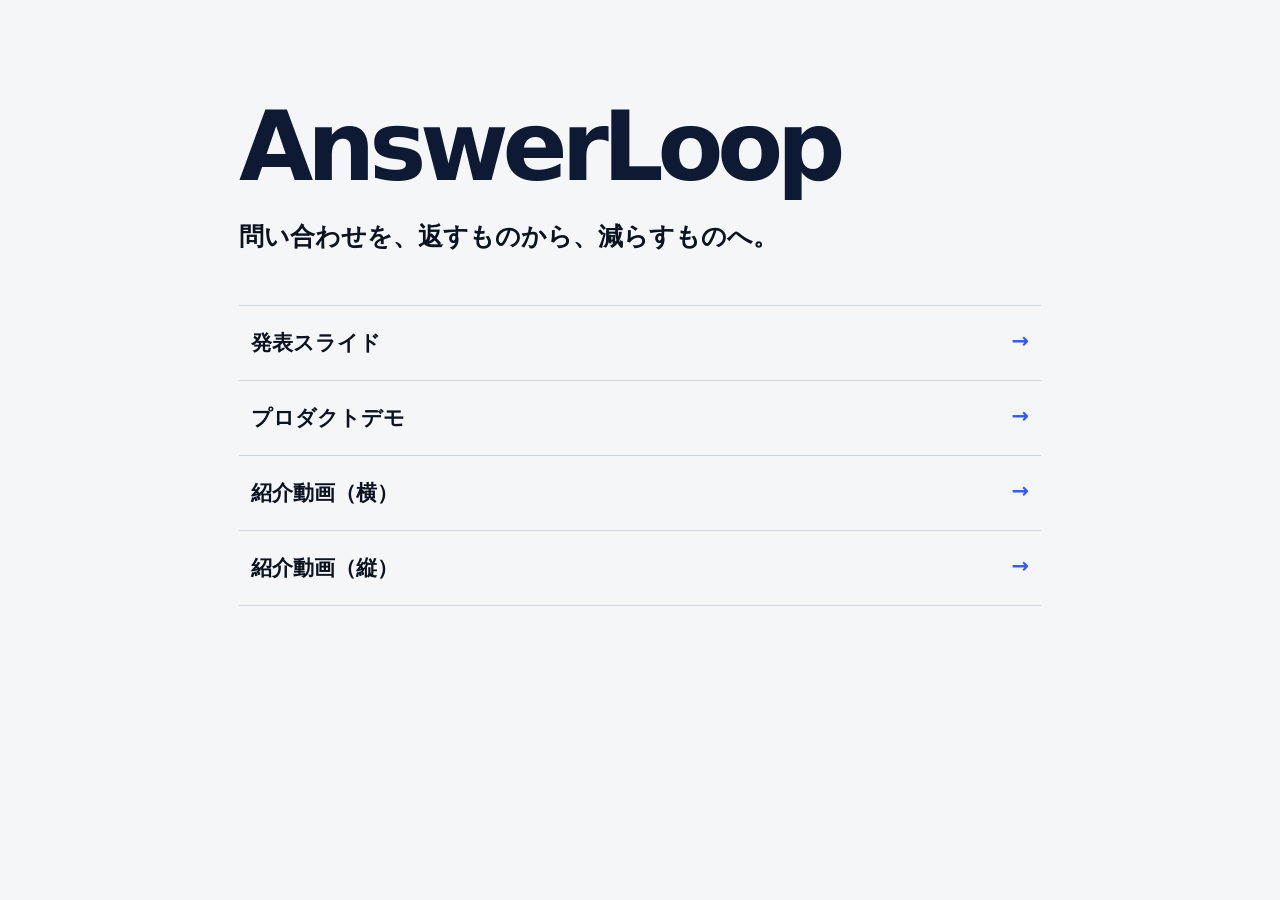
<file: index.html>
<!doctype html>
<html lang="ja">
<head>
<meta charset="utf-8">
<meta name="viewport" content="width=device-width, initial-scale=1">
<title>AnswerLoop</title>
<style>
  * { box-sizing: border-box; }
  body { margin: 0; background: #f5f6f8; color: #0b1220; font-family: Inter, "Hiragino Sans", system-ui, sans-serif; }
  main { max-width: 850px; margin: auto; padding: clamp(45px, 11vh, 120px) 24px 48px; }
  h1 { margin: 0; font-size: clamp(50px, 10vw, 96px); letter-spacing: -.065em; line-height: 1; color: #0e1a33; }
  p { margin: 25px 0 52px; font-size: clamp(18px, 3vw, 25px); font-weight: 650; }
  nav { border-top: 1px solid #cfd5df; }
  a { display: flex; justify-content: space-between; gap: 12px; padding: 23px 12px; border-bottom: 1px solid #cfd5df; text-decoration: none; color: #0b1220; font-size: 21px; font-weight: 700; }
  a span { color: #2e5bff; }
  a:hover, a:focus-visible { background: #e8edff; }
</style>
</head>
<body>
<main>
  <h1>AnswerLoop</h1>
  <p>問い合わせを、返すものから、減らすものへ。</p>
  <nav aria-label="発表資料">
    <a href="slides/index.html">発表スライド <span aria-hidden="true">→</span></a>
    <a href="demo/index.html">プロダクトデモ <span aria-hidden="true">→</span></a>
    <a href="video/index.html?format=horizontal">紹介動画（横） <span aria-hidden="true">→</span></a>
    <a href="video/index.html?format=vertical">紹介動画（縦） <span aria-hidden="true">→</span></a>
  </nav>
</main>
</body>
</html>
</file>
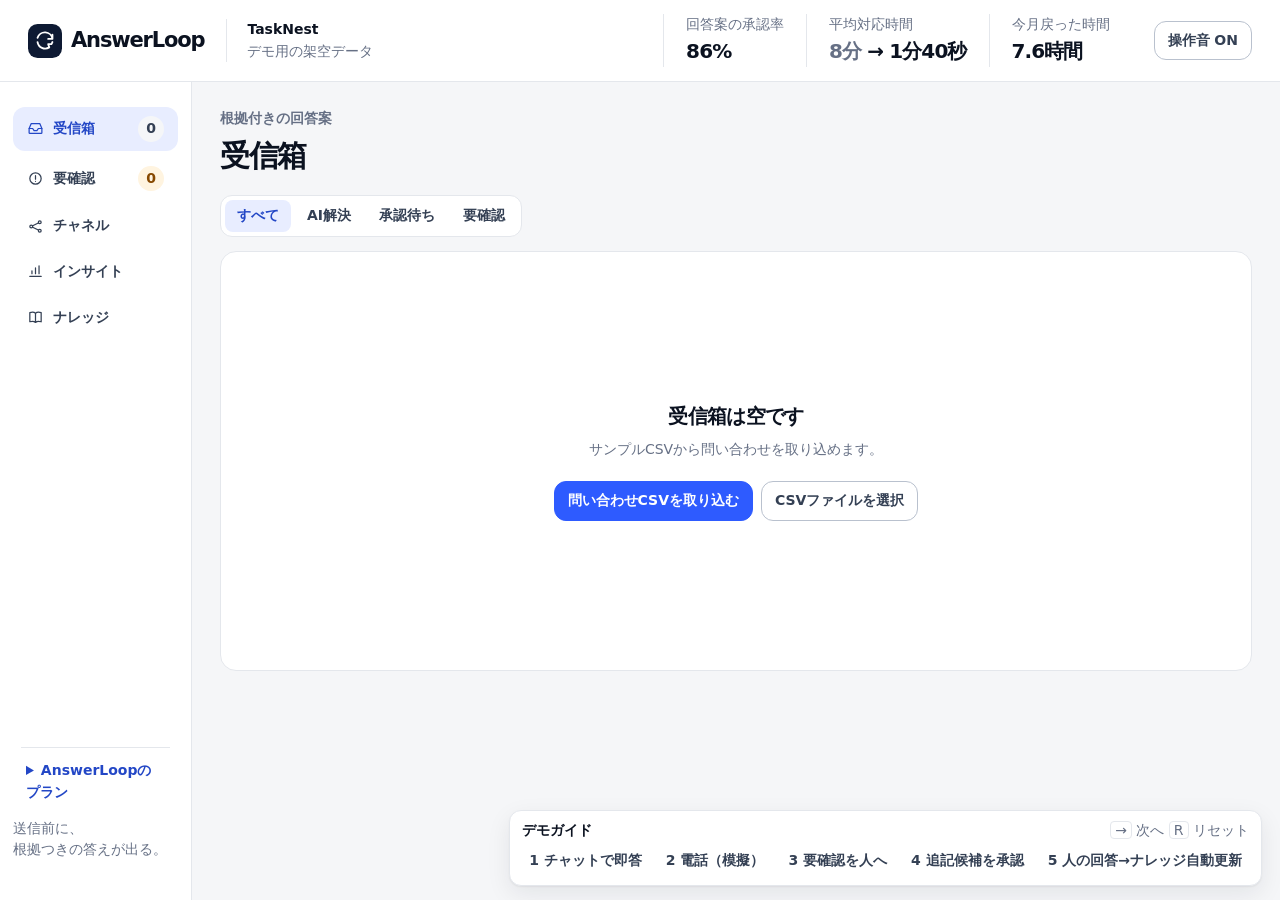
<file: demo/index.html>
<!doctype html>
<html lang="ja">
<head>
<meta charset="utf-8">
<meta name="viewport" content="width=device-width, initial-scale=1">
<title>AnswerLoop | TaskNest</title>
<link rel="stylesheet" href="./style.css">
<script defer src="./channels.js"></script>
<script defer src="./app.js"></script>
</head>
<body>
<header class="top">
  <div class="identity">
    <span class="brand"><svg viewBox="0 0 32 32" width="34" height="34" aria-hidden="true"><rect width="32" height="32" rx="9" fill="#0E1A33"/><path d="M23 14a7.2 7.2 0 0 0-14-1m14-3v4h-4M9 17a7.2 7.2 0 0 0 11 5l-1-3h3a7 7 0 0 0 1-2" fill="none" stroke="white" stroke-width="1.75" stroke-linecap="round" stroke-linejoin="round"/></svg>AnswerLoop</span>
    <span class="workspace"><strong>TaskNest</strong><small>デモ用の架空データ</small></span>
  </div>
  <div class="metrics" aria-label="架空データによる計測例">
    <div><small>回答案の承認率</small><strong id="rate">86%</strong></div>
    <div><small>平均対応時間</small><strong><s>8分</s> <span aria-hidden="true">→</span> <span id="average">1分40秒</span></strong></div>
    <div><small>今月戻った時間</small><strong id="saved">7.6時間</strong></div>
  </div>
  <button id="sound" class="sound" aria-pressed="true">操作音 ON</button>
</header>
<div class="shell">
  <aside class="sidebar">
    <nav aria-label="メインナビゲーション" id="nav"></nav>
    <div class="sidebar-foot">
      <details class="business"><summary>AnswerLoopのプラン</summary>
        <p>SMBから大企業へ</p>
        <dl><dt>Starter</dt><dd>月額 9,800円</dd><dt>Pro</dt><dd>月額 29,800円</dd><dt>Enterprise</dt><dd>年額・要見積</dd></dl>
        <small>すべて価格仮説</small>
      </details>
      <p class="tagline">送信前に、<br>根拠つきの答えが出る。</p>
    </div>
  </aside>
  <main id="main"></main>
</div>
<aside class="guide" aria-label="デモガイド">
  <div class="guide-head"><strong>デモガイド</strong><small><kbd>→</kbd> 次へ <kbd>R</kbd> リセット</small></div>
  <div id="steps"></div>
</aside>
<div id="toast" role="status" aria-atomic="true"></div>
<input type="file" hidden id="csv" accept=".csv,text/csv">
</body>
</html>
</file>
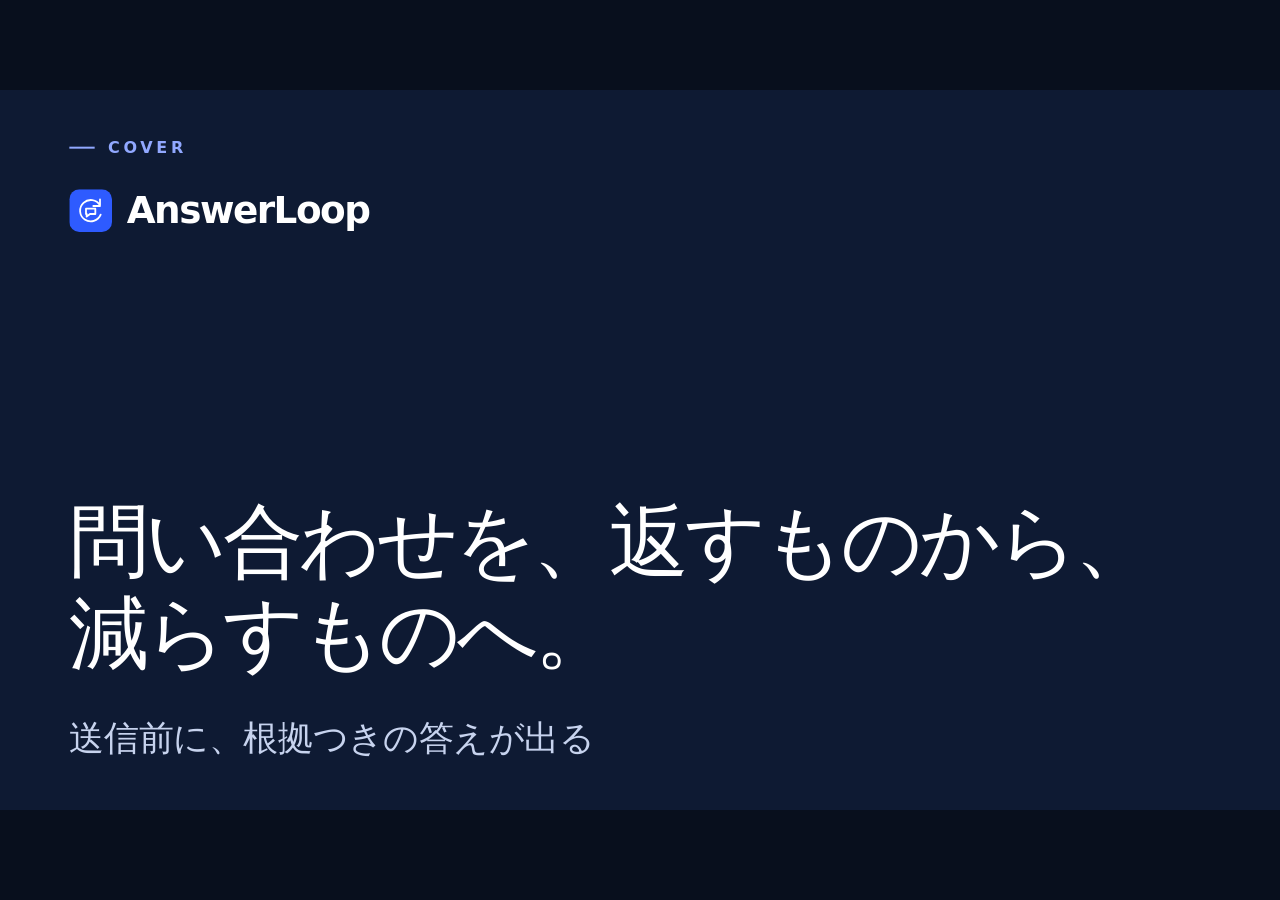
<file: slides/index.html>
<!doctype html>
<html lang="ja">
<head>
<meta charset="utf-8">
<meta name="viewport" content="width=device-width, initial-scale=1">
<title>AnswerLoop｜発表スライド</title>
<link rel="stylesheet" href="style.css">
<script src="deck.js" defer></script>
</head>
<body>
<main id="viewport" aria-label="AnswerLoop 発表スライド">
<div id="stage">
  <section class="slide dark cover">
    <header class="label">COVER</header>
    <div class="brand"><svg viewBox="0 0 64 64" aria-hidden="true"><rect width="64" height="64" rx="15" fill="#2e5bff"/><path d="M46 24a16 16 0 1 0 1 14M46 15v10H36M25 29h14v8h-8l-5 4v-4h-1z" fill="none" stroke="white" stroke-width="2.7" stroke-linecap="round" stroke-linejoin="round"/></svg>AnswerLoop</div>
    <h1>問い合わせを、返すものから、<br>減らすものへ。</h1>
    <p class="subtitle">送信前に、根拠つきの答えが出る</p>
  </section>
  <section class="slide problem">
    <header class="label">PROBLEM</header>
    <h1>兼務の窓口で、一日が終わる。</h1>
    <div class="numbers"><b class="accent"><span>1日 約</span>8<span>時間</span></b><span class="arrow">→</span><b>15<span>分未満</span></b></div>
    <p class="fine">開発者がBaseconnectで問い合わせ対応を担当した実体験（本人の概算）</p>
  </section>
  <section class="slide target">
    <header class="label">TARGET</header>
    <h1>最初は自社SaaSの“兼務”担当者。<br>次に大企業の窓口へ。</h1>
    <div class="pair roles">
      <div>
        <p class="fine accent">最初｜従業員数十名のSaaS企業</p>
        <strong>使う人　兼務の事業担当者<br>買う人　事業責任者</strong>
      </div>
      <div>
        <p class="fine">次の段階｜大企業</p>
        <strong>CS・コールセンター責任者</strong>
        <p class="fine pilot">定型電話1窓口から試験導入<br>解決率・応答時間・再問い合わせ</p>
      </div>
    </div>
  </section>
  <section class="slide product">
    <header class="label">PRODUCT</header>
    <h1>送信を待たせない。<br>根拠つきで、すぐ答える。</h1>
    <div class="pair product-grid">
      <ol class="steps">
        <li>送信前の即答</li><li>要確認は人へ</li><li>FAQ改善ループ</li>
      </ol>
      <div class="embed horizontal" data-preview="横動画（15秒）"><iframe title="AnswerLoop 横動画（15秒）" data-src="../video/index.html?format=horizontal&amp;cut=15&amp;embed=1" allow="autoplay 'none'; fullscreen"></iframe></div>
    </div>
    <p class="fine product-inbox">メール・フォーム・チャット・電話を1つの受信箱で</p>
  </section>
  <section class="slide demo">
    <header class="label">DEMO</header>
    <div class="demo-bar">
      <h1>実際の画面で見てください。</h1>
      <div class="chips"><span>チャットで即答</span><span>→</span><span>電話（模擬）</span><span>→</span><span>要確認を人へ</span><span>→</span><span>人の回答でナレッジ自動更新</span><span>→</span><span>追記候補を承認</span></div>
      <a href="../demo/index.html" target="_blank" rel="noopener">別タブで開く ↗</a>
    </div>
    <div class="embed demo-screen" data-preview="AnswerLoop デモ"><iframe title="操作できるAnswerLoopデモ" data-src="../demo/index.html?step=1&amp;embed=1"></iframe></div>
  </section>
  <section class="slide competition">
    <header class="label">COMPETITION</header>
    <h1>即答と、ページ改善を、ひとつの流れに。</h1>
    <table aria-label="AnswerLoopと競合の公開情報比較">
      <thead><tr>
        <td></td><th scope="col">送信前の<br>提示</th><th scope="col">文単位の<br>根拠表示</th><th scope="col">電話</th><th scope="col">料金・仕様ページの<br>改稿 → 再問い合わせ計測</th><th scope="col">公開価格</th>
      </tr></thead>
      <tbody>
        <tr><th scope="row">国内の問い合わせ管理ツール<br>（AIチャット付き）</th><td>未確認</td><td>未確認</td><td>未確認</td><td>未確認</td><td>月1万円台</td></tr>
        <tr><th scope="row">国内のチャットCS基盤<br>（音声AIあり）</th><td>未確認</td><td>未確認</td><td>あり</td><td>未確認</td><td>従量＋月額</td></tr>
        <tr><th scope="row">国内のメール共有ツール</th><td>未確認</td><td>未確認</td><td>一部</td><td>未確認</td><td>月1.5万円〜</td></tr>
        <tr><th scope="row">海外のAIサポート<br>エージェント（成果課金）</th><td>未確認</td><td>一部</td><td>あり</td><td>一部</td><td>1解決あたり課金</td></tr>
        <tr><th scope="row">AnswerLoop（試作）</th><td>試作</td><td>試作</td><td>試作</td><td>試作</td><td>月9,800円〜（仮説）</td></tr>
      </tbody>
    </table>
    <p class="fine">代表的な製品の公開情報で確認できた範囲（2026-11-28）。未確認＝公開資料で確かめられなかった</p>
  </section>
  <section class="slide business">
    <header class="label">BUSINESS</header>
    <h1>Starterで入り、<br>電話と大企業で伸ばす。</h1>
    <div class="pair business-grid">
      <article class="plan">
        <h2>Starter <small>価格仮説</small></h2>
        <p class="plan-price">月9,800円</p>
        <p>30日有償トライアル<br>19,800円</p>
        <p>メール・フォーム・<br>チャット</p>
      </article>
      <article class="plan">
        <h2>Pro <small>価格仮説</small></h2>
        <p class="plan-price">月29,800円</p>
        <p>電話の即答を追加</p>
      </article>
      <article class="plan">
        <h2>Enterprise <small>価格仮説</small></h2>
        <p class="plan-price">年額・要見積</p>
        <p>既存窓口と接続<br>権限・監査履歴・SLA<br>音声基盤は提携</p>
      </article>
    </div>
    <p class="fine recovery">Starterの仮定　月60件 × 8分短縮 ＝ 月8時間 <strong class="accent">≒ 24,000円相当</strong>（時給3,000円）</p>
  </section>
  <section class="slide sns">
    <header class="label">SNS</header>
    <h1>0フォロワーから、<br>音で最後まで見せる。</h1>
    <ul class="sns-points">
      <li>15秒・同じ型で質問だけ差し替え</li>
      <li>操作音を拍に合わせ、最後まで見せる</li>
      <li>デモ希望の数で需要を見る</li>
    </ul>
    <div class="embed phone" data-preview="縦動画（15秒）"><iframe title="AnswerLoop 縦動画（15秒）" data-src="../video/index.html?format=vertical&amp;cut=15&amp;embed=1" allow="autoplay 'none'; fullscreen"></iframe></div>
  </section>
  <section class="slide feedback">
    <header class="label">FEEDBACK</header>
    <h1>2回のフィードバックで、3つ変えた。</h1>
    <table>
      <thead><tr><td></td><th scope="col">Before</th><td></td><th scope="col" class="accent">After</th></tr></thead>
      <tbody>
        <tr><th scope="row">対象</th><td>中小企業全般</td><td class="arrow">→</td><td class="accent">兼務担当者のいるSaaS<br>次に大企業の窓口</td></tr>
        <tr><th scope="row">差別化</th><td>回答案を作る</td><td class="arrow">→</td><td class="accent">送信前に根拠つきで即答、電話まで</td></tr>
        <tr><th scope="row">売り方</th><td>初期10万円＋月3万円</td><td class="arrow">→</td><td class="accent">有償トライアル＋3段の料金</td></tr>
      </tbody>
    </table>
    <div class="fine feedback-notes">
      <p><b>残る課題</b>　回答精度、音声の原価、3か月目の継続</p>
    </div>
  </section>
  <section class="slide dark next">
    <header class="label">NEXT</header>
    <h1>まず5社。<br>3か月目も使われるかで判断する。</h1>
    <ul class="metrics"><li>3か月目の継続</li><li>返信に使われた回答案の件数</li></ul>
    <p class="tagline">問い合わせを、返すものから、減らすものへ。</p>
  </section>
</div>
</main>
<aside id="notes" hidden aria-label="スピーカーノート"></aside>
<template id="speaker-notes">
  <div>【1 COVER｜0:00〜0:18】
Baseconnectの長期インターンで、リリース直後の問い合わせ対応を担当しました。似た質問のたびに資料を探して、返信を書く。それだけで一日の大半が終わっていました。</div>
  <div>【2 PROBLEM｜0:18〜0:35】
ナレッジを約80件整えたら、私の対応時間はざっくり一日8時間から15分足らずに。兼務の担当者に、プロダクトを改善する時間を戻したいと思いました。</div>
  <div>【3 TARGET｜0:35〜0:55】
最初は数十人規模の自社SaaS企業です。使うのは問い合わせを兼務する担当者、買うのは事業責任者。次は大企業の電話窓口で試し、どれだけ早く解決できるか、再問い合わせが減るかを見ます。</div>
  <div>【4 PRODUCT｜0:55〜1:25】
（横動画を15秒だけ流しながら話す）
AnswerLoopは根拠つきで、送信前に答えます。メール、フォーム、チャット、電話は一つの受信箱にまとめます。AIが答えられなければ人に回し、その回答でナレッジを自動更新。次から同じ質問にAIが即答します。私がBaseconnectで実際に回していた運用を、そのまま機能にしました。</div>
  <div>【5 DEMO｜1:25〜2:22】
（ガイドの「チャットで即答」を選び、回答を示す）チャットで追加料金について聞くと、送信前に日割りの答えと、その根拠が出ます。
（ガイドの「電話（模擬）」を選ぶ）模擬通話です。電話でも同じナレッジで答えます。
（ガイドの「要確認を人へ」を選ぶ）請求書払いは資料が食い違うので、質問と確認先をまとめて担当者に回します。
（担当者の「回答して送信」を押す。更新完了後、「チャットで同じ質問を試す」を押す）担当者が返信すると、自動でナレッジが更新されます。ほら、同じ質問に今度はAIが即答しました。
（ガイドの「追記候補を承認」を選び、差分を示して「追記案を承認」を押す）最後に、よくある質問をもとにした料金ページの追記案です。差分を確認して、承認します。</div>
  <div>【6 COMPETITION｜2:22〜2:36】
公開情報で比較しました。AnswerLoopでは、送信前の即答から、ページを直して再問い合わせが減ったかの確認までつなぎます。</div>
  <div>【7 BUSINESS｜2:36〜2:55】
価格は仮説です。30日のお試しは約2万円、継続は月約1万円。電話つきは月約3万円で、大企業向けは個別見積もりです。仮に月60件で1件8分短縮できれば、月8時間が浮きます。</div>
  <div>【8 SNS｜2:55〜3:05】
（縦動画の画面を示す）
TikTokでは、同じ型の15秒動画を質問だけ変えて出します。デモ希望の数で需要を見ます。</div>
  <div>【9 FEEDBACK｜3:05〜3:19】
事前の声で兼務のSaaS担当者に絞りました。当日の指摘で、送信前の即答と模擬通話を加え、料金はお試しつきの三段階にしました。</div>
  <div>【10 NEXT｜3:19〜3:30】
まずは5社を目安に、3か月目の継続と、実際の返信に使われた回答案の数を見ます。ありがとうございました。</div>
</template>
</body>
</html>
</file>
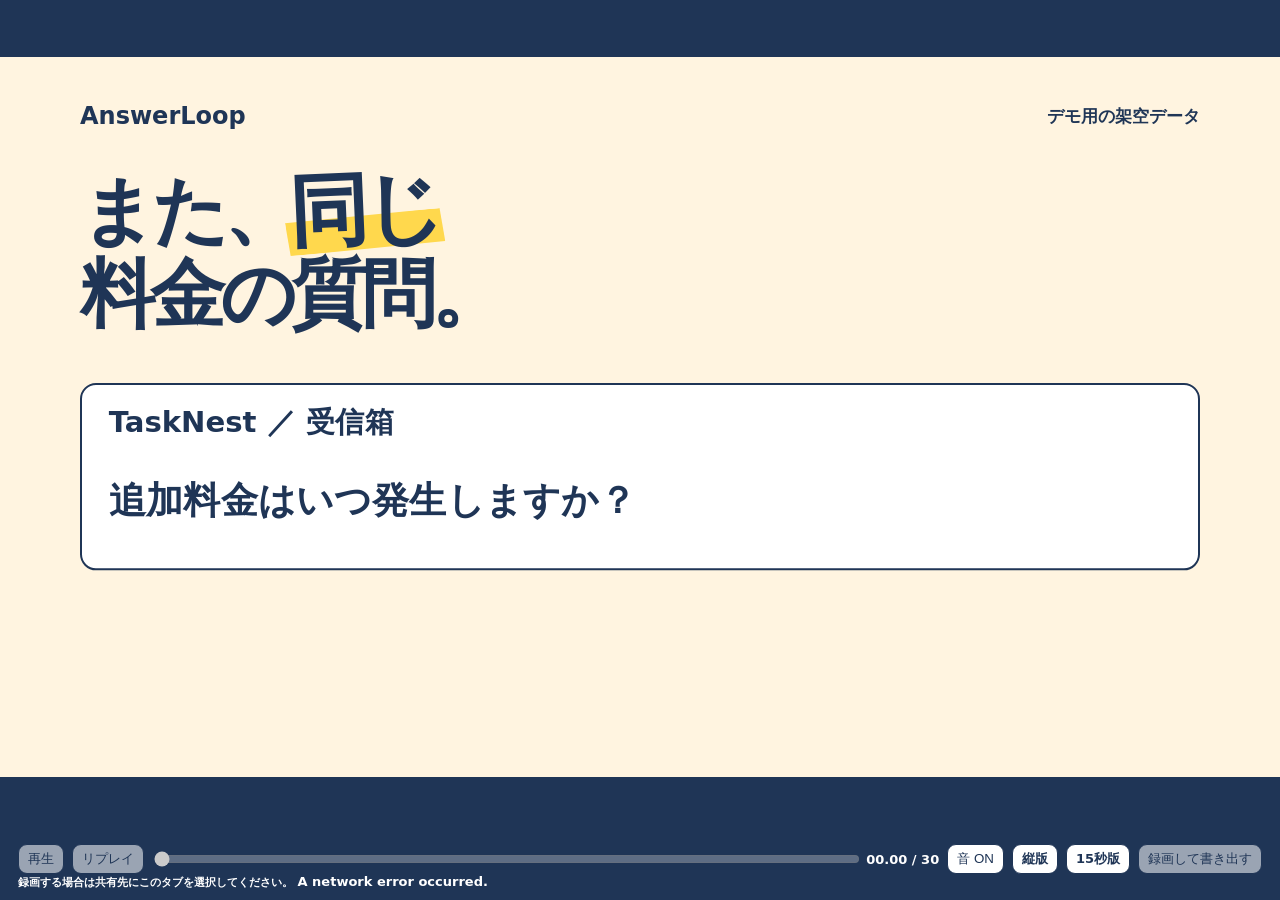
<file: video/index.html>
<!doctype html>
<html lang="ja">
<head>
<meta charset="utf-8">
<meta name="viewport" content="width=device-width, initial-scale=1">
<title>AnswerLoop | プロモーション</title>
<link rel="stylesheet" href="style.css">
<script defer src="sound.js"></script>
<script defer src="engine.js"></script>
</head>
<body>
<main id="viewport" aria-label="AnswerLoop プロモーション動画">
  <div id="stage">
    <div class="artboard">
      <header class="mast"><span id="identity"></span><small>デモ用の架空データ</small></header>
      <div id="scenes"></div>
    </div>
    <div id="wipe" aria-hidden="true"></div>
    <div id="safe-guide" aria-hidden="true"></div>
    <div id="poster" hidden>
      <button id="overlay" type="button"><span class="play-circle" aria-hidden="true"></span><span id="play-label">再生</span></button>
    </div>
  </div>
</main>
<div id="controls">
  <div class="control-row">
    <button type="button" id="play">再生</button>
    <button type="button" id="replay">リプレイ</button>
    <label class="scrub"><span class="sr-only">再生位置</span><input id="seek" type="range" min="0" step=".01" value="0"></label>
    <output id="time"></output>
    <button type="button" id="mute" aria-pressed="false">音 ON</button>
    <a id="switch"></a>
    <a id="cut"></a>
    <button type="button" id="record">録画して書き出す</button>
  </div>
  <small>録画する場合は共有先にこのタブを選択してください。</small>
  <span id="status" role="status"></span>
</div>
</body>
</html>
</file>
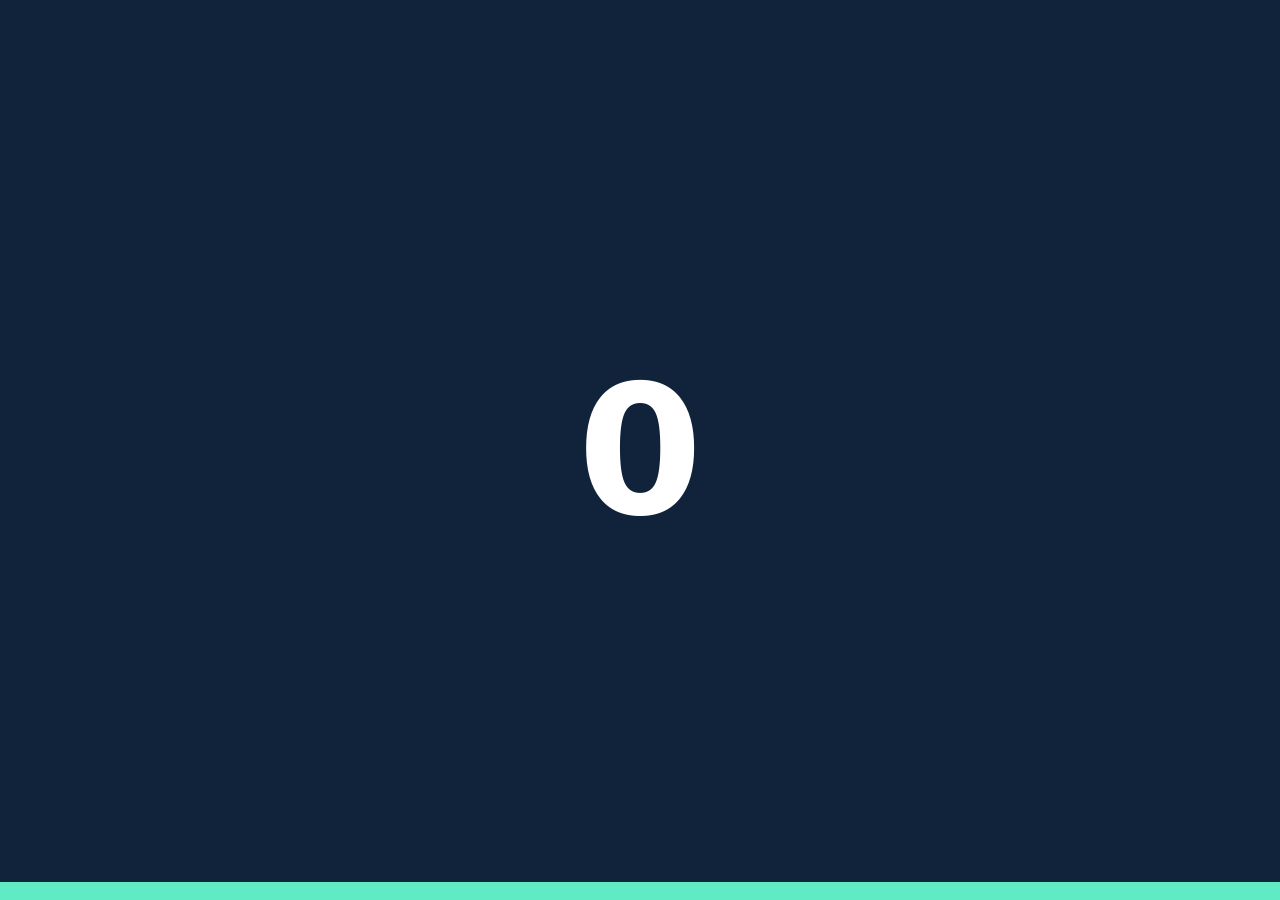
<file: tools/export/testpage.html>
<!doctype html>
<html lang="en">
<meta charset="utf-8">
<title>AnswerLoop export test</title>
<style>
  * { box-sizing: border-box; }
  body { margin: 0; background: #10233a; color: #fff; font: bold 20vmin system-ui; }
  main { height: 100vh; display: grid; place-items: center; }
  #progress { position: fixed; height: 2vh; bottom: 0; left: 0; width: 100%;
    transform-origin: left; background: #61ebc5; }
</style>
<main id="counter">0</main>
<div id="progress"></div>
<script>
  const portrait = new URLSearchParams(location.search).get("format") === "vertical";
  const duration = 2;
  const fps = 30;
  const counter = document.querySelector("#counter");
  const progress = document.querySelector("#progress");

  window.AnswerLoopVideo = {
    duration, fps, width: portrait ? 1080 : 1920, height: portrait ? 1920 : 1080,
    ready: document.fonts.ready,
    renderFrame(t) {
      counter.textContent = Math.round(t * fps);
      progress.style.transform = `scaleX(${(Math.round(t * fps) + 1) / (duration * fps)})`;
    },
    async audioWavBase64(sampleRate) {
      const channels = 2;
      const blockSize = channels * 2;
      const samples = sampleRate * duration;
      const wav = new Uint8Array(44 + samples * blockSize);
      const view = new DataView(wav.buffer);
      const tag = (offset, text) => wav.set(new TextEncoder().encode(text), offset);
      const u32 = (offset, value) => view.setUint32(offset, value, true);
      const u16 = (offset, value) => view.setUint16(offset, value, true);
      tag(0, "RIFF"); u32(4, wav.length - 8); tag(8, "WAVE");
      tag(12, "fmt "); u32(16, 16); u16(20, 1); u16(22, channels);
      u32(24, sampleRate); u32(28, sampleRate * blockSize);
      u16(32, blockSize); u16(34, 16); tag(36, "data"); u32(40, samples * blockSize);
      for (let i = 0; i < samples; i++) {
        const time = i / sampleRate;
        const beat = time % 1;
        const envelope = Math.max(0, Math.min(1, beat / .01, (.2 - beat) / .03));
        const value = 10000 * envelope * Math.sin(2 * Math.PI * 880 * time);
        for (let channel = 0; channel < channels; channel++) {
          view.setInt16(44 + i * blockSize + channel * 2, value, true);
        }
      }
      const parts = [];
      for (let i = 0; i < wav.length; i += 8192) {
        parts.push(String.fromCharCode(...wav.subarray(i, i + 8192)));
      }
      return btoa(parts.join(""));
    }
  };
</script>
</html>
</file>
<file: demo/style.css>
:root {
  --ink:#0B1220; --ink-2:#344054; --muted:#667085; --line:#E4E7EC;
  --bg:#F5F6F8; --surface:#FFF; --navy:#0E1A33; --accent:#2E5BFF; --accent-soft:#E8EDFF;
  --ok:#12B76A; --ok-soft:#E7F8EF; --warn:#F59E0B; --warn-soft:#FFF4E0;
  --green-text:#087349; --amber-text:#874900; --blue-text:#2347C6;
  --ease:cubic-bezier(0.05,0.7,0.1,1);
  --shadow:0 1px 2px rgba(16,24,40,.06),0 8px 24px rgba(16,24,40,.08);
}
* { box-sizing:border-box; }
body { margin:0; color:var(--ink); background:var(--bg); font:14px/1.55 "Inter","Noto Sans JP","Hiragino Sans",system-ui,sans-serif; }
button,textarea { font:inherit; }
button { cursor:pointer; color:var(--ink-2); background:#fff; border:1px solid #b9c1ce; border-radius:12px; padding:8px 13px; font-weight:700; transition:background 220ms var(--ease),transform 220ms var(--ease); }
button:hover { background:var(--bg); }
button:active { transform:translateY(1px); }
button:disabled { cursor:wait; opacity:.7; }
button:focus-visible,textarea:focus-visible,summary:focus-visible { outline:3px solid var(--accent); outline-offset:3px; }
.primary { color:#fff; background:var(--accent); border-color:var(--accent); }
.primary:hover { background:#2148d6; }
h1,h2,h3,p { margin:0; }
h1,h2,h3 { word-break:keep-all; }
h1 { font-size:30px; font-weight:900; letter-spacing:-.045em; }
h2 { font-size:20px; font-weight:850; letter-spacing:-.035em; }
h3 { font-size:14px; font-weight:800; }
small,.muted { color:var(--muted); }
small { font-size:14px; }
.top { min-height:82px; padding:12px 28px; display:flex; align-items:center; gap:22px; background:var(--surface); border-bottom:1px solid var(--line); }
.identity,.brand,.workspace,.metrics { display:flex; align-items:center; }
.identity { gap:22px; }
.brand { gap:9px; font-size:21px; font-weight:900; letter-spacing:-.055em; white-space:nowrap; }
.workspace { border-left:1px solid var(--line); padding-left:20px; align-items:flex-start; flex-direction:column; white-space:nowrap; }
.metrics { margin-left:auto; gap:0; }
.metrics>div { display:grid; gap:1px; padding:0 22px; border-left:1px solid var(--line); white-space:nowrap; }
.metrics strong { font-size:20px; font-weight:800; font-variant-numeric:tabular-nums; letter-spacing:-.045em; }
.metrics s { color:var(--muted); text-decoration:none; }
.sound { white-space:nowrap; }
.shell { display:grid; grid-template-columns:192px minmax(0,1fr); min-height:calc(100dvh - 82px); }
.sidebar { background:#fff; border-right:1px solid var(--line); padding:25px 13px; display:flex; flex-direction:column; justify-content:space-between; }
nav { display:grid; gap:6px; }
.nav-button { display:flex; align-items:center; gap:9px; text-align:left; border-color:transparent; white-space:nowrap; }
.nav-button svg { flex:none; }
.nav-button[aria-current="page"] { background:var(--accent-soft); color:var(--blue-text); }
.count { margin-left:auto; font-weight:800; font-variant-numeric:tabular-nums; }
.tagline { color:var(--muted); padding:14px 0; word-break:keep-all; }
main { width:100%; max-width:1780px; margin:0 auto; padding:26px 28px 95px; min-width:0; }
.page-head { display:flex; justify-content:space-between; align-items:center; gap:12px; margin-bottom:16px; }
.section-label { color:var(--muted); font-weight:800; margin-bottom:3px; }
.columns { display:grid; grid-template-columns:minmax(315px,.85fr) minmax(0,1.45fr); gap:16px; align-items:start; }
.card { background:var(--surface); border:1px solid var(--line); border-radius:16px; min-width:0; overflow:hidden; }
.card-title { padding:14px 17px; border-bottom:1px solid var(--line); display:flex; align-items:center; justify-content:space-between; gap:8px; }
.list { display:grid; }
.ticket { width:100%; border:0; border-radius:0; border-bottom:1px solid var(--line); text-align:left; padding:11px 14px; display:grid; gap:3px; min-height:67px; }
.ticket:last-child { border-bottom:0; }
.ticket:focus-visible { outline-offset:-4px; }
.ticket[aria-current="true"] { box-shadow:inset 3px 0 var(--accent); background:#f0f3ff; }
.ticket-top,.ticket-title,.actions,.draft-head,.evidence-head { display:flex; align-items:center; gap:8px; }
.ticket-top { min-width:0; }
.sender { color:var(--muted); overflow:hidden; text-overflow:ellipsis; white-space:nowrap; }
.ticket-title { justify-content:space-between; }
.subject { overflow:hidden; text-overflow:ellipsis; white-space:nowrap; color:var(--ink); }
.badge { display:inline-block; flex:none; border-radius:99px; padding:2px 8px; font-weight:800; white-space:nowrap; background:var(--bg); color:var(--ink-2); }
.blue { background:var(--accent-soft); color:var(--blue-text); }
.orange { background:var(--warn-soft); color:var(--amber-text); }
.green { background:var(--ok-soft); color:var(--green-text); }
.searching { animation:pulse 700ms ease-in-out infinite alternate; }
@keyframes pulse { to { background:#dce2ec; } }
.enter { animation:enter 250ms var(--ease) both; }
@keyframes enter { from { opacity:0; transform:translateY(6px); } to { opacity:1; transform:none; } }
.detail { padding:17px 19px; }
.detail > * + * { margin-top:11px; }
.message { margin-top:5px; white-space:pre-wrap; overflow-wrap:anywhere; }
.draft,.handoff,.comparison>div,.effect { border:1px solid var(--line); border-radius:12px; padding:11px 13px; background:#fafbfc; }
.draft-head,.evidence-head { justify-content:space-between; }
.draft p { margin-top:6px; line-height:1.75; overflow-wrap:anywhere; }
.chip { background:var(--accent-soft); color:var(--blue-text); padding:0 4px; margin:0 2px; border:0; border-radius:5px; }
.chip:hover,.chip[aria-pressed="true"] { background:var(--accent); color:#fff; }
.evidence { display:grid; gap:5px; margin-top:5px; }
.source { padding:5px 8px; border:1px solid var(--line); border-radius:9px; overflow-wrap:anywhere; transition:background 220ms var(--ease); }
.source strong { margin-right:7px; }
.source.active { background:#fff5ce; border-color:#ad7a00; }
.source.active span { background:#ffe48a; }
.actions { flex-wrap:wrap; }
.alert { background:var(--warn-soft); color:var(--amber-text); border-left:3px solid var(--warn); border-radius:8px; padding:8px 11px; font-weight:800; }
.comparison { display:grid; grid-template-columns:1fr 1fr; gap:8px; }
.comparison p { margin-top:5px; }
mark { background:#ffdfa3; color:#713d00; padding:1px 2px; }
.handoff dl { margin:5px 0 0; display:grid; grid-template-columns:max-content 1fr; gap:3px 10px; }
.handoff dt { color:var(--muted); }
.handoff dd { margin:0; }
textarea { display:block; margin:7px 0; padding:8px; width:100%; min-height:86px; resize:vertical; border:1px solid #a4adbc; border-radius:8px; color:var(--ink); }
.empty { min-height:420px; display:grid; place-items:center; text-align:center; padding:24px; }
.empty p { margin:7px 0 20px; }
.empty .actions { justify-content:center; }
.insights { grid-template-columns:1fr 1fr; }
.panel { padding:20px; }
.panel > * + * { margin-top:14px; }
.ranking { display:grid; gap:15px; padding:0; list-style:none; }
.rank-label,.effect-values { display:flex; justify-content:space-between; align-items:center; gap:10px; }
.track { margin-top:6px; height:12px; border-radius:99px; background:var(--bg); overflow:hidden; }
.bar { height:100%; border-radius:inherit; background:#9baedf; transform-origin:left; animation:grow 280ms var(--ease) both; }
.ranking li:first-child .bar { background:var(--accent); }
@keyframes grow { from { transform:scaleX(0); } }
.diff { border-radius:10px; padding:10px 13px; background:var(--ok-soft); color:var(--green-text); border-left:3px solid var(--ok); }
.effect-values { justify-content:flex-start; flex-wrap:wrap; font-weight:800; font-size:23px; font-variant-numeric:tabular-nums; }
details summary { cursor:pointer; color:var(--blue-text); font-weight:800; width:fit-content; }
details ol { padding-left:22px; }
.knowledge { display:grid; gap:8px; }
.knowledge article { padding:12px 16px; }
.knowledge p { margin-top:4px; overflow-wrap:anywhere; }
.update-layout { display:grid; grid-template-columns:minmax(0,.85fr) minmax(0,1.15fr); }
.update-panel { min-width:0; padding:14px 16px; border-left:1px solid var(--line); background:#fafbfc; }
.update-timeline { display:grid; gap:8px; list-style:none; padding:0; margin:12px 0; }
.update-timeline li { display:grid; grid-template-columns:24px minmax(0,1fr); align-items:start; gap:8px; color:var(--muted); }
.update-timeline li.checked { color:var(--ink); }
.update-timeline li[aria-current="step"] { color:var(--blue-text); }
.update-mark { display:grid; place-items:center; width:24px; height:24px; border-radius:50%; background:var(--bg); font-weight:800; }
.checked .update-mark { color:var(--green-text); background:var(--ok-soft); }
[aria-current="step"] > .update-mark { background:var(--accent-soft); }
.update-timeline p { margin-top:2px; }
.update-preview { margin-top:6px; padding:8px 10px; border:1px solid var(--line); border-radius:9px; background:#fff; }
.update-preview p + h3 { margin-top:6px; }
.update-preview h3 { word-break:normal; }
#help-article:empty { display:none; }
.update-history { margin-bottom:12px; }
.update-history ul { display:grid; gap:6px; padding:0; margin:0; list-style:none; }
.update-history li { display:flex; flex-wrap:wrap; gap:4px 14px; }
.visually-hidden { position:absolute; width:1px; height:1px; padding:0; overflow:hidden; clip-path:inset(50%); white-space:nowrap; }
@media(max-width:1200px) {
  :where(html:not(.embedded)) .update-layout { grid-template-columns:1fr; }
  :where(html:not(.embedded)) .update-panel { border-left:0; border-top:1px solid var(--line); }
}
.guide { position:fixed; z-index:2; bottom:14px; right:18px; padding:9px 12px; background:#fff; border:1px solid var(--line); border-radius:12px; box-shadow:var(--shadow); }
.guide-head,#steps { display:flex; align-items:center; justify-content:space-between; gap:10px; }
.guide-head { margin-bottom:5px; }
#steps button { padding:3px 6px; border-color:transparent; }
#steps button[aria-current="step"] { background:var(--accent-soft); color:var(--blue-text); }
kbd { font-family:inherit; border:1px solid var(--line); border-radius:4px; padding:0 4px; }
#toast { position:fixed; z-index:3; right:18px; bottom:83px; }
#toast:not(:empty) { background:var(--navy); color:#fff; padding:11px 15px; border-radius:12px; box-shadow:var(--shadow); animation:enter 250ms var(--ease) both; }
html.embedded { overflow:hidden; }
.embedded body {
  position:fixed;
  top:50%;
  left:50%;
  width:1440px;
  height:900px;
  display:grid;
  grid-template-rows:auto minmax(0,1fr);
  overflow:hidden;
  transform:translate(-50%,-50%) scale(var(--canvas-scale,1));
}
.embedded .shell { min-height:0; }
.embedded main { overflow:auto; }
@media(max-width:1150px) {
  :where(html:not(.embedded)) .shell { grid-template-columns:154px minmax(0,1fr); }
  :where(html:not(.embedded)) main { padding-inline:16px; }
  :where(html:not(.embedded)) .top { padding-inline:16px; gap:10px; }
  :where(html:not(.embedded)) .metrics>div { padding-inline:10px; }
}
@media(max-width:930px) {
  :where(html:not(.embedded)) .columns,:where(html:not(.embedded)) .insights { grid-template-columns:1fr; }
  :where(html:not(.embedded)) .top { flex-wrap:wrap; }
  :where(html:not(.embedded)) .metrics { order:1; width:100%; margin:0; }
  :where(html:not(.embedded)) .metrics>div:first-child { border:0; padding-left:0; }
  :where(html:not(.embedded)) .sound { margin-left:auto; }
}
@media(max-width:620px) {
  :where(html:not(.embedded)) .shell { display:block; }
  :where(html:not(.embedded)) .sidebar { padding:7px; border:0; border-bottom:1px solid var(--line); }
  :where(html:not(.embedded)) nav { grid-template-columns:repeat(2,minmax(0,1fr)); }
  :where(html:not(.embedded)) .tagline { display:none; }
  :where(html:not(.embedded)) main { padding:15px 10px 108px; }
  :where(html:not(.embedded)) .top { padding:9px; }
  :where(html:not(.embedded)) .identity { gap:9px; }
  :where(html:not(.embedded)) .workspace { padding-left:9px; }
  :where(html:not(.embedded)) .brand { font-size:17px; }
  :where(html:not(.embedded)) .metrics strong { font-size:15px; }
  :where(html:not(.embedded)) .guide { right:8px; bottom:8px; max-width:calc(100% - 16px); }
  :where(html:not(.embedded)) #steps { gap:2px; flex-wrap:wrap; }
  :where(html:not(.embedded)) .comparison { grid-template-columns:1fr; }
  :where(html:not(.embedded)) .page-head { align-items:flex-start; }
}
@media(prefers-reduced-motion:reduce) {
  *,*::before,*::after { animation-duration:.01ms!important; transition-duration:.01ms!important; scroll-behavior:auto!important; }
}
.ticket-title,.subject,.card-title>div { min-width:0; }
.card-title h2,.comparison h3 { word-break:auto-phrase; }
.sent-flash { animation:sent 260ms var(--ease); }
@keyframes sent { from { border-color:var(--ok); } }

.segments { display:flex; gap:4px; flex-wrap:wrap; width:fit-content; background:var(--surface); border:1px solid var(--line); border-radius:12px; padding:4px; margin-bottom:14px; }
.segments button { padding:5px 12px; border:0; border-radius:8px; }
.segments [aria-pressed="true"] { color:var(--blue-text); background:var(--accent-soft); }
.ticket-top svg { flex:none; color:var(--muted); }
.customer-site { background:#fafbff; }
.customer-nav { border-bottom:1px solid var(--line); padding:15px 24px; display:flex; align-items:center; justify-content:space-between; gap:10px; background:var(--surface); color:var(--muted); }
.customer-nav strong { color:var(--ink); font-size:19px; }
.nest-mark { display:inline-grid; place-items:center; width:30px; height:30px; border-radius:8px; background:var(--navy); color:white; margin-right:3px; }
.customer-layout { display:grid; grid-template-columns:minmax(0,1fr) minmax(360px,475px); align-items:end; gap:26px; padding:24px; min-height:505px; }
.help-copy { align-self:start; padding:24px 8px 12px; }
.help-copy h2 { font-size:clamp(30px, 4vw, 52px); line-height:1.2; margin:5px 0 12px; }
.help-copy > p { color:var(--ink-2); }
.pricing { border:1px solid var(--line); border-radius:14px; background:var(--surface); padding:17px; margin:22px 0; max-width:420px; }
.pricing strong { font-size:33px; letter-spacing:-.05em; font-variant-numeric:tabular-nums; }
.help-links { display:grid; gap:7px; color:var(--ink-2); }
.widget { box-shadow:var(--shadow); }
.widget-head { padding:14px 16px; background:var(--navy); color:white; display:flex; justify-content:space-between; gap:10px; flex-wrap:wrap; }
.widget-head h2 { font-size:18px; }
.widget-head p,.timing { color:#dce4f7; }
.timing { font-variant-numeric:tabular-nums; text-align:right; margin-left:auto; }
.widget-body { padding:14px; display:grid; gap:9px; }
.sample-chips,.refs { display:flex; flex-wrap:wrap; gap:6px; align-items:start; }
.sample-chips button { padding:4px 8px; border-color:var(--line); color:var(--blue-text); }
#chat-form { display:flex; gap:7px; }
#chat-form input { flex:1; min-width:0; padding:8px 10px; font:inherit; color:var(--ink); border:1px solid #a4adbc; border-radius:8px; }
#chat-form input:focus-visible,#mic:focus-visible { outline:3px solid var(--accent); outline-offset:2px; }
#chat-answer:empty,#chat-messages:empty { display:none; }
#chat-messages { max-height:108px; overflow:auto; }
.chat-exchange { padding:5px 0; white-space:pre-line; overflow-wrap:anywhere; }
.outgoing { width:fit-content; margin:0 0 5px auto; padding:4px 8px; border-radius:8px; background:var(--accent-soft); }
.instant-answer { padding:10px 12px; border:1px solid #d4ddff; border-radius:12px; background:#f5f7ff; animation:answer-in 180ms var(--ease) both; }
@keyframes answer-in { from { opacity:0; } to { opacity:1; } }
.instant-answer h3 { color:var(--blue-text); }
.answer-lines { margin:5px 0 8px; overflow-wrap:anywhere; max-height:160px; overflow:auto; }
.ref-chip summary { padding:2px 8px; border-radius:8px; background:var(--accent-soft); }
.ref-chip[open] { flex:0 0 100%; }
.ref-quote { margin-top:5px; padding:8px; border:1px solid var(--line); border-radius:8px; background:var(--surface); color:var(--ink-2); overflow-wrap:anywhere; }
.call-stage { display:grid; grid-template-columns:1fr 1fr; gap:24px; padding:23px; background:#fafbff; }
.call-controls { display:grid; justify-items:center; align-content:start; gap:12px; }
.call-controls .actions { justify-content:center; }
.handset { width:min(100%,310px); min-height:276px; background:var(--navy); color:white; border-radius:28px; padding:14px; text-align:center; display:grid; justify-items:center; align-content:start; }
.speaker { width:48px; height:4px; border-radius:20px; background:#7890b7; }
.caller-icon { display:grid; place-items:center; width:55px; height:55px; margin:23px 0 10px; border-radius:50%; background:#263b61; }
.handset p { color:#dce4f7; }
.call-caption { margin-top:16px; border-radius:12px; padding:9px; width:100%; background:#213356; white-space:pre-line; overflow-wrap:anywhere; }
.call-log { padding:17px; border:1px solid var(--line); border-radius:14px; background:var(--surface); }
#call-transcript { display:grid; gap:10px; margin:10px 0 16px; }
.call-turn { border-radius:10px; padding:9px 11px; background:var(--bg); white-space:pre-line; overflow-wrap:anywhere; }
.call-turn:last-child { background:var(--accent-soft); }
.call-evidence { border-top:1px solid var(--line); padding-top:12px; }
.call-evidence h3 { margin-bottom:7px; }
.mic-toggle { cursor:pointer; }
#mic-panel { text-align:center; max-width:390px; }
#mic-panel button { margin-top:6px; }
.breakdown { display:grid; grid-template-columns:1fr 1fr; gap:15px; border-top:1px solid var(--line); padding-top:12px; }
.breakdown ul { list-style:none; display:grid; gap:5px; margin:5px 0 0; padding:0; }
.breakdown .track { height:5px; margin-top:2px; }
@media (max-width:930px) {
  :where(html:not(.embedded)) .customer-layout,:where(html:not(.embedded)) .call-stage { grid-template-columns:1fr; }
  :where(html:not(.embedded)) .widget { width:min(100%,475px); justify-self:end; }
}
@media (max-width:620px) {
  :where(html:not(.embedded)) .customer-layout,:where(html:not(.embedded)) .call-stage { padding:12px; }
  :where(html:not(.embedded)) .customer-nav { padding:10px; }
  :where(html:not(.embedded)) .help-copy { padding-top:0; }
}
.business { margin:0 8px; border-top:1px solid var(--line); padding:12px 5px 0; }
.business dl { margin:8px 0; }
.business dt { font-weight:800; }
.business dd { margin:0 0 4px; color:var(--ink-2); }
@media (max-width:620px) {
  :where(html:not(.embedded)) .business { display:none; }
}

@media (min-width:931px) {
  :where(html:not(.embedded)) .sidebar {
    position:sticky;
    top:0;
    align-self:start;
    height:calc(100dvh - 82px);
    gap:16px;
    overflow-y:auto;
  }
}
</file>
<file: slides/style.css>
:root {
  --ink: #0b1220;
  --ink-2: #344054;
  --muted: #667085;
  --line: #e4e7ec;
  --bg: #f5f6f8;
  --surface: #fff;
  --navy: #0e1a33;
  --accent: #2e5bff;
  --accent-soft: #e8edff;
  --ok: #12b76a;
  --ok-soft: #e7f8ef;
  --warn: #f59e0b;
  --warn-soft: #fff4e0;
  --ease: cubic-bezier(.05, .7, .1, 1);
  font-family: Inter, "Noto Sans JP", "Hiragino Sans", system-ui, sans-serif;
  font-synthesis: none;
}
* { box-sizing: border-box; }
[hidden] { display: none !important; }
body { margin: 0; background: #080f1d; color: var(--ink); height: 100dvh; overflow: hidden; display: flex; flex-direction: column; }
p, h1, ol, ul, dl, dd { margin: 0; }
#viewport { flex: 1; min-height: 0; position: relative; overflow: hidden; }
#stage { position: absolute; left: 50%; top: 50%; width: 1920px; height: 1080px; transform: translate(-50%, -50%) scale(var(--scale, 0)); }
.slide {
  position: absolute; inset: 0; padding: 72px 104px; overflow: hidden;
  word-break: auto-phrase;
  background: var(--bg); visibility: hidden; opacity: 0; transform: translateX(8px);
  pointer-events: none;
  transition: opacity 250ms var(--ease), transform 250ms var(--ease), visibility 250ms;
}
.slide.active { z-index: 1; opacity: 1; transform: none; visibility: visible; pointer-events: auto; }
.slide.leaving { transform: translateX(-8px); }
.label { position: relative; color: var(--accent); font-size: 24px; font-weight: 800; letter-spacing: .23em; line-height: 30px; padding-left: 58px; margin-bottom: 46px; }
.label::before { content: ""; position: absolute; left: 0; top: 13px; width: 38px; height: 3px; background: currentColor; }
h1 { font-size: 96px; font-weight: 900; letter-spacing: -.05em; line-height: 1.14; }
.accent { color: var(--accent); }
.fine { font-size: 40px; line-height: 1.45; color: var(--ink-2); }
.fine.accent { color: var(--accent); }
.dark { background: var(--navy); color: var(--surface); }
.dark { --accent: #91a8ff; }
.cover, .problem, .target, .next { display: flex; flex-direction: column; }
.cover h1 { font-size: 120px; margin-top: auto; }
.brand { display: flex; align-items: center; gap: 22px; font-size: 56px; font-weight: 800; letter-spacing: -.04em; }
.brand svg { width: 64px; height: 64px; }
.subtitle { color: #c7d3ee; margin-top: 54px; font-size: 52px; font-weight: 650; }
.numbers { display: flex; align-items: center; justify-content: center; gap: 72px; flex: 1; font-variant-numeric: tabular-nums; white-space: nowrap; }
.numbers b { font-size: 300px; letter-spacing: -.065em; line-height: 1; font-weight: 800; }
.numbers b span { font-size: 76px; letter-spacing: -.045em; }
.numbers b span:first-child:not(:last-child) { margin-right: .16em; }
.numbers b span:last-child { margin-left: .16em; }
.arrow { color: var(--muted); font-weight: 600; }
.numbers .arrow { font-size: 106px; }
.pair { display: grid; align-items: stretch; }
.roles { grid-template-columns: 1.1fr .9fr; gap: 60px; margin: auto 0; }
.roles > div { border-top: 3px solid #cfd5df; padding: 24px 0 0; }
.roles > div:first-child { border-color: var(--accent); }
.roles .fine { font-size: 43px; line-height: 1.2; }
.roles strong { display: block; font-size: 51px; line-height: 1.22; margin-top: 20px; }
.roles .pilot { margin-top: 20px; line-height: 1.45; }
.product h1 { font-size: 88px; }
.product-grid { grid-template-columns: 620px 1fr; gap: 48px; align-items: center; margin-top: 32px; }
.product .horizontal { width: 900px; justify-self: end; }
.product-inbox { margin-top: 20px; }
.steps { list-style: none; padding: 0; counter-reset: steps; }
.steps li { display: flex; align-items: center; gap: 26px; border-top: 2px solid var(--line); padding: 34px 0; font-size: 50px; font-weight: 850; white-space: nowrap; }
.steps li::before { counter-increment: steps; content: counter(steps); color: var(--accent); width: 58px; font-size: 40px; font-weight: 800; }
.embed { position: relative; overflow: hidden; border-radius: 16px; background: #e8edff; border: 2px solid #d3daea; box-shadow: 0 1px 2px rgba(16,24,40,.06), 0 8px 24px rgba(16,24,40,.08); }
.embed iframe { display: block; width: 100%; height: 100%; border: 0; }
.horizontal { aspect-ratio: 16 / 9; }
.demo { display: grid; grid-template-rows: auto auto minmax(0, 1fr); gap: 10px; padding: 24px 104px; }
.demo .label { margin-bottom: 0; }
.demo h1 { font-size: 50px; }
.demo-bar { display: grid; grid-template-columns: 1fr auto; align-items: center; gap: 10px 24px; white-space: nowrap; }
.demo-bar .chips { grid-column: 1 / -1; grid-row: 2; }
.demo-bar a { color: var(--accent); font-size: 30px; font-weight: 700; text-underline-offset: .2em; }
.chips { display: flex; align-items: center; gap: 12px; font-size: 30px; font-weight: 750; }
.chips span:nth-child(odd) { background: var(--accent-soft); color: var(--ink); padding: 5px 20px; border-radius: 14px; }
.chips span:nth-child(even) { color: var(--muted); }
.demo-screen { height: 100%; aspect-ratio: 16 / 10; justify-self: center; border: 0; outline: 2px solid #d3daea; }
.competition h1 { font-size: 86px; }
.competition table { width: 100%; table-layout: fixed; border-collapse: collapse; margin: 40px 0 20px; font-size: 32px; line-height: 1.16; text-align: center; }
.competition th, .competition td { padding: 15px 8px; }
.competition tr > :first-child { width: 460px; text-align: left; padding-left: 20px; white-space: nowrap; }
.competition tr > :nth-child(4) { width: 110px; }
.competition tr > :nth-child(5) { width: 410px; }
.competition tr > :last-child { width: 290px; white-space: nowrap; }
.competition tbody tr { border-top: 2px solid var(--line); }
.competition tbody tr:last-child { background: var(--accent-soft); color: var(--accent); font-weight: 800; }
.competition .fine { font-size: 32px; }
.business h1 { font-size: 90px; }
.business-grid { grid-template-columns: repeat(3, minmax(0, 1fr)); gap: 26px; margin: 46px 0 42px; }
.plan { padding: 28px 26px; background: var(--surface); border: 2px solid var(--line); border-radius: 16px; }
.plan:first-child { border-top: 5px solid var(--accent); padding-top: 25px; }
.plan h2 { margin: 0 0 18px; font-size: 48px; display: flex; align-items: baseline; justify-content: space-between; gap: 12px; }
.plan small { color: var(--muted); font-size: 40px; white-space: nowrap; }
.plan p { font-size: 40px; line-height: 1.3; }
.plan p + p { margin-top: 14px; }
.plan .plan-price { font-size: 64px; font-weight: 850; font-variant-numeric: tabular-nums; letter-spacing: -.045em; }
.plan:first-child .plan-price { color: var(--accent); }
.recovery { border-top: 2px solid var(--line); padding-top: 22px; }
.sns .label { margin-bottom: 30px; }
.sns h1 { font-size: 90px; }
.sns-points { width: 1060px; margin-top: 24px; padding: 0; list-style: none; }
.sns-points li { border-top: 2px solid var(--line); padding: 18px 0; font-size: 44px; font-weight: 750; }
.phone { position: absolute; right: 152px; top: 81px; height: 918px; width: calc(892px * 9 / 16 + 26px); border: 13px solid var(--navy); border-radius: 54px; }
.phone::after { content: ""; position: absolute; pointer-events: none; top: 0; left: 50%; translate: -50% 0; width: 154px; height: 21px; border-radius: 0 0 16px 16px; background: var(--navy); }
.feedback h1 { font-size: 91px; }
.feedback table { width: 100%; margin: 60px 0 38px; font-size: 43px; line-height: 1.27; table-layout: fixed; border-collapse: collapse; text-align: left; }
.feedback th, .feedback td { padding: 20px 12px 20px 0; }
.feedback thead th { font-size: 40px; }
.feedback tr > :first-child { width: 155px; }
.feedback tr > :nth-child(2) { width: 500px; }
.feedback tr > :nth-child(3) { width: 98px; }
.feedback tbody tr { border-top: 2px solid var(--line); }
.feedback td.accent { font-weight: 850; }
.feedback-notes { border-top: 2px solid var(--line); padding-top: 35px; }
.feedback-notes p + p { margin-top: 12px; }
.next h1 { font-size: 91px; }
.metrics { display: grid; grid-template-columns: 1fr 2fr; list-style: none; padding: 0; gap: 80px; margin: auto 0; }
.metrics li { border-top: 2px solid #687bab; padding-top: 24px; font-size: 64px; font-weight: 750; }
.tagline { font-size: 80px; font-weight: 800; color: #c7d3ee; letter-spacing: -.04em; }
.slide.active > :not(.label) { animation: enter 250ms var(--ease) both; }
.slide.active > :nth-child(3) { animation-delay: 45ms; }
.slide.active > :nth-child(4) { animation-delay: 90ms; }
.slide.active > :nth-child(5) { animation-delay: 135ms; }
@keyframes enter { from { opacity: 0; transform: translateY(8px); } to { opacity: 1; transform: none; } }
#notes { flex: 0 0 auto; max-height: 33dvh; overflow: auto; padding: 20px max(24px, 8vw); white-space: pre-wrap; color: #fff; background: var(--navy); border-top: 1px solid #687bab; font-size: 18px; line-height: 1.65; }
.preview .slide, .preview .slide > * { transition: none; animation: none !important; }
.preview .embed iframe, .preview .demo-bar a { visibility: hidden; }
.preview .embed::before { content: attr(data-preview); position: absolute; inset: 0; display: grid; place-items: center; color: var(--ink-2); font-size: 55px; font-weight: 800; }
.presenter { overflow: auto; background: var(--navy); color: white; display: block; height: auto; }
.presenter main { max-width: 1440px; margin: auto; padding: 24px; }
.presenter-bar, .previews { display: grid; grid-template-columns: 1fr 1fr; gap: 18px; }
.presenter-bar { grid-template-columns: 1fr auto auto; align-items: center; margin-bottom: 20px; }
.presenter button { border: 1px solid #687bab; border-radius: 8px; background: transparent; color: white; padding: 8px 16px; font: inherit; cursor: pointer; }
.presenter output { font-size: 38px; line-height: 1; font-weight: 800; font-variant-numeric: tabular-nums; }
.presenter h2 { font-size: 18px; margin: 8px 0; }
.presenter iframe, .end-card { width: 100%; aspect-ratio: 16 / 9; display: block; border: 1px solid #687bab; border-radius: 8px; }
.end-card { display: grid; place-items: center; }
.presenter-notes { white-space: pre-wrap; font-size: 21px; line-height: 1.65; padding-top: 10px; }
@media (prefers-reduced-motion: reduce) {
  .slide, .slide.active > * { transition: none !important; animation: none !important; }
}
</file>
<file: video/style.css>
@font-face { font-family:"Video Sans"; src:local("Hiragino Sans W8"),local("HiraginoSans-W8"); font-weight:800; }
@font-face { font-family:"Video Sans"; src:local("Hiragino Sans W6"),local("HiraginoSans-W6"); font-weight:600; }

:root {
  --cream:#FFF4E0; --mint:#DDF5E8; --sky:#DDEBFF; --navy:#1F3556; --yellow:#FFD84D;
  --ink:var(--navy); --accent:var(--yellow); --line:var(--navy);
  font-family:"Video Sans","Hiragino Sans","Noto Sans CJK JP",system-ui,sans-serif;
  font-weight:600; color:var(--ink); background:var(--navy);
}
* { box-sizing:border-box; }
[hidden] { display:none !important; }
body { margin:0; height:100dvh; display:flex; flex-direction:column; overflow:hidden; }
h1,p { margin:0; }
#viewport { flex:1; position:relative; overflow:hidden; }
#stage {
  position:absolute; left:50%; top:50%; width:1920px; height:1080px;
  overflow:hidden; background:var(--cream); transform:translate(-50%,-50%);
}
.vertical #stage { width:1080px; height:1920px; }
#stage[data-color="mint"] { background:var(--mint); }
#stage[data-color="sky"] { background:var(--sky); }
#stage[data-color="navy"] { background:var(--navy); color:var(--cream); }
.artboard { position:absolute; inset:68px 120px; }
.vertical .artboard { inset:237px 120px auto; height:1020px; }
.mast { display:flex; align-items:center; justify-content:space-between; font-size:36px; font-weight:800; }
.mast small { font-size:25px; font-weight:600; }
#scenes { position:absolute; inset:101px 0 0; }
.vertical #scenes { top:100px; }
.scene { display:grid; position:absolute; inset:0; grid-template-rows:320px 1fr; }
.vertical .scene { grid-template-rows:380px 1fr; }
.copy { align-self:start; }
h1 { font-size:112px; font-weight:800; line-height:1.12; letter-spacing:-.065em; }
.vertical h1 { font-size:96px; }
.line { display:block; white-space:nowrap; }
mark {
  display:inline-block; position:relative; isolation:isolate; color:inherit; background:none;
  transform-origin:40% 75%;
}
mark::before {
  content:""; position:absolute; z-index:-1; inset:55% -.045em 4%;
  background:var(--yellow); transform:rotate(-2deg);
  clip-path:polygon(0 9%, 98% 0, 100% 91%, 2% 100%);
}
.end mark { color:var(--navy); }
.end mark::before { inset:4% -.045em 0; }
.thought,.credits { margin-top:21px; font-size:44px; }
.credits { color:var(--cream); }
.camera { position:relative; width:100%; align-self:start; }
.app,.wordmark {
  width:100%; border:3px solid var(--navy); border-radius:24px;
  padding:26px 40px 34px; color:var(--navy); background:white; font-size:56px;
}
.vertical .app,.vertical .wordmark { width:840px; padding:28px 34px 36px; font-size:44px; }
.chrome { font-size:.78em; margin-bottom:22px; font-weight:800; }
.vertical .chrome { font-size:44px; }
.app strong { font-weight:800; }
.inbox-line,.faq-count {
  display:flex; align-items:center; justify-content:space-between; gap:24px 46px; flex-wrap:wrap;
}
.tally {
  position:relative; display:inline-block; width:max-content; padding:0 .25em; white-space:nowrap;
  font-size:72px; font-weight:800;
  background:linear-gradient(transparent 63%, var(--yellow) 63% 85%, transparent 85%);
}
.tally b { font-size:1.6em; font-variant-numeric:tabular-nums; }
.doodle { fill:none; stroke:currentColor; stroke-width:5px; stroke-linecap:round; stroke-linejoin:round; }
.doodle path { stroke-dasharray:1; }
.circle { position:absolute; inset:-2% -5%; width:110%; height:104%; pointer-events:none; }
.arrow { width:126px; height:75px; flex:none; }
.answer p,.diff p { font-size:.82em; margin-top:8px; }
.vertical .answer p,.vertical .diff p { font-size:44px; }
.reply .app { background:var(--cream); }
.sources { display:flex; flex-wrap:wrap; gap:12px; margin-top:15px; font-size:44px; }
.source,.stamp {
  display:inline-block; width:max-content; border:3px solid var(--navy); border-radius:24px;
  background:var(--sky); padding:5px 17px; line-height:1.25; font-size:44px; font-weight:800;
}
.stamp { background:var(--yellow); }
.reply .stamp { position:absolute; top:20px; right:38px; }
.vertical .reply .stamp { right:27px; }
.approval,.handoff { display:flex; align-items:center; gap:18px; margin-top:22px; }
.proof .app { background:var(--cream); }
body:not(.vertical) .proof .app {
  display:grid; grid-template-columns:1fr auto; column-gap:28px; align-items:center;
}
body:not(.vertical) .proof .chrome { grid-column:1 / -1; }
body:not(.vertical) .proof :is(.sources,.approval) { margin-top:0; }
.comparison {
  display:grid; grid-template-columns:1fr auto 1fr; align-items:center; gap:18px;
  background:var(--sky); border-radius:24px; padding:18px 26px;
}
.comparison strong { display:block; }
.versus { font-size:1.45em; font-weight:800; }
.wave { height:147px; display:flex; align-items:center; justify-content:center; gap:18px; }
.wave i { width:14px; border-radius:14px; background:var(--navy); }
.wave i:nth-child(3n + 2) { background:#5677A9; }
.diff { position:relative; }
.diff .stamp { position:absolute; right:0; bottom:100%; }
.vertical .diff .stamp { position:static; margin-bottom:10px; }
.diff strong { display:block; }
.wordmark {
  display:grid; place-items:center; min-height:215px;
  background:var(--yellow); font-size:106px; font-weight:800; letter-spacing:-.07em;
}
.wordmark > span { display:flex; align-items:center; gap:25px; }
.vertical .wordmark { font-size:78px; }
.loop-inbox .tally { display:none; }
.logo { width:130px; height:130px; }
#wipe { position:absolute; inset:0; pointer-events:none; background:var(--mint); }
#safe-guide { display:none; position:absolute; inset:40px; outline:2px dashed var(--accent); pointer-events:none; }
.vertical #safe-guide { inset:240px 120px 660px; }
.safe #safe-guide { display:block; }
#poster { position:absolute; inset:0; display:grid; place-items:end center; padding-bottom:55px; }
.vertical #poster { place-items:start center; padding-top:1290px; }
#overlay { display:flex; align-items:center; gap:15px; font:inherit; font-size:36px; font-weight:800; padding:15px 28px; }
.play-circle { display:grid; place-items:center; width:40px; height:40px; background:var(--accent); border-radius:50%; color:var(--navy); }
.play-circle svg { width:30px; }
#controls { flex:none; padding:10px 18px; color:white; font-size:13px; }
.control-row { display:flex; gap:8px; align-items:center; flex-wrap:wrap; }
#controls a,#controls button,#overlay { border:1px solid var(--line); border-radius:9px; background:white; color:var(--ink); text-decoration:none; cursor:pointer; }
#controls a,#controls button { padding:5px 9px; }
#controls button:disabled { opacity:.55; cursor:default; }
.scrub { flex:1 1 95px; }
.scrub input { width:100%; }
.sr-only { position:absolute; width:1px; height:1px; clip-path:inset(50%); overflow:hidden; }
.embed #controls,.frame #controls,.export #controls,.recording #controls { display:none; }
.export #poster,.export #safe-guide,.recording #safe-guide { display:none !important; }
.export { cursor:none; }
</file>
